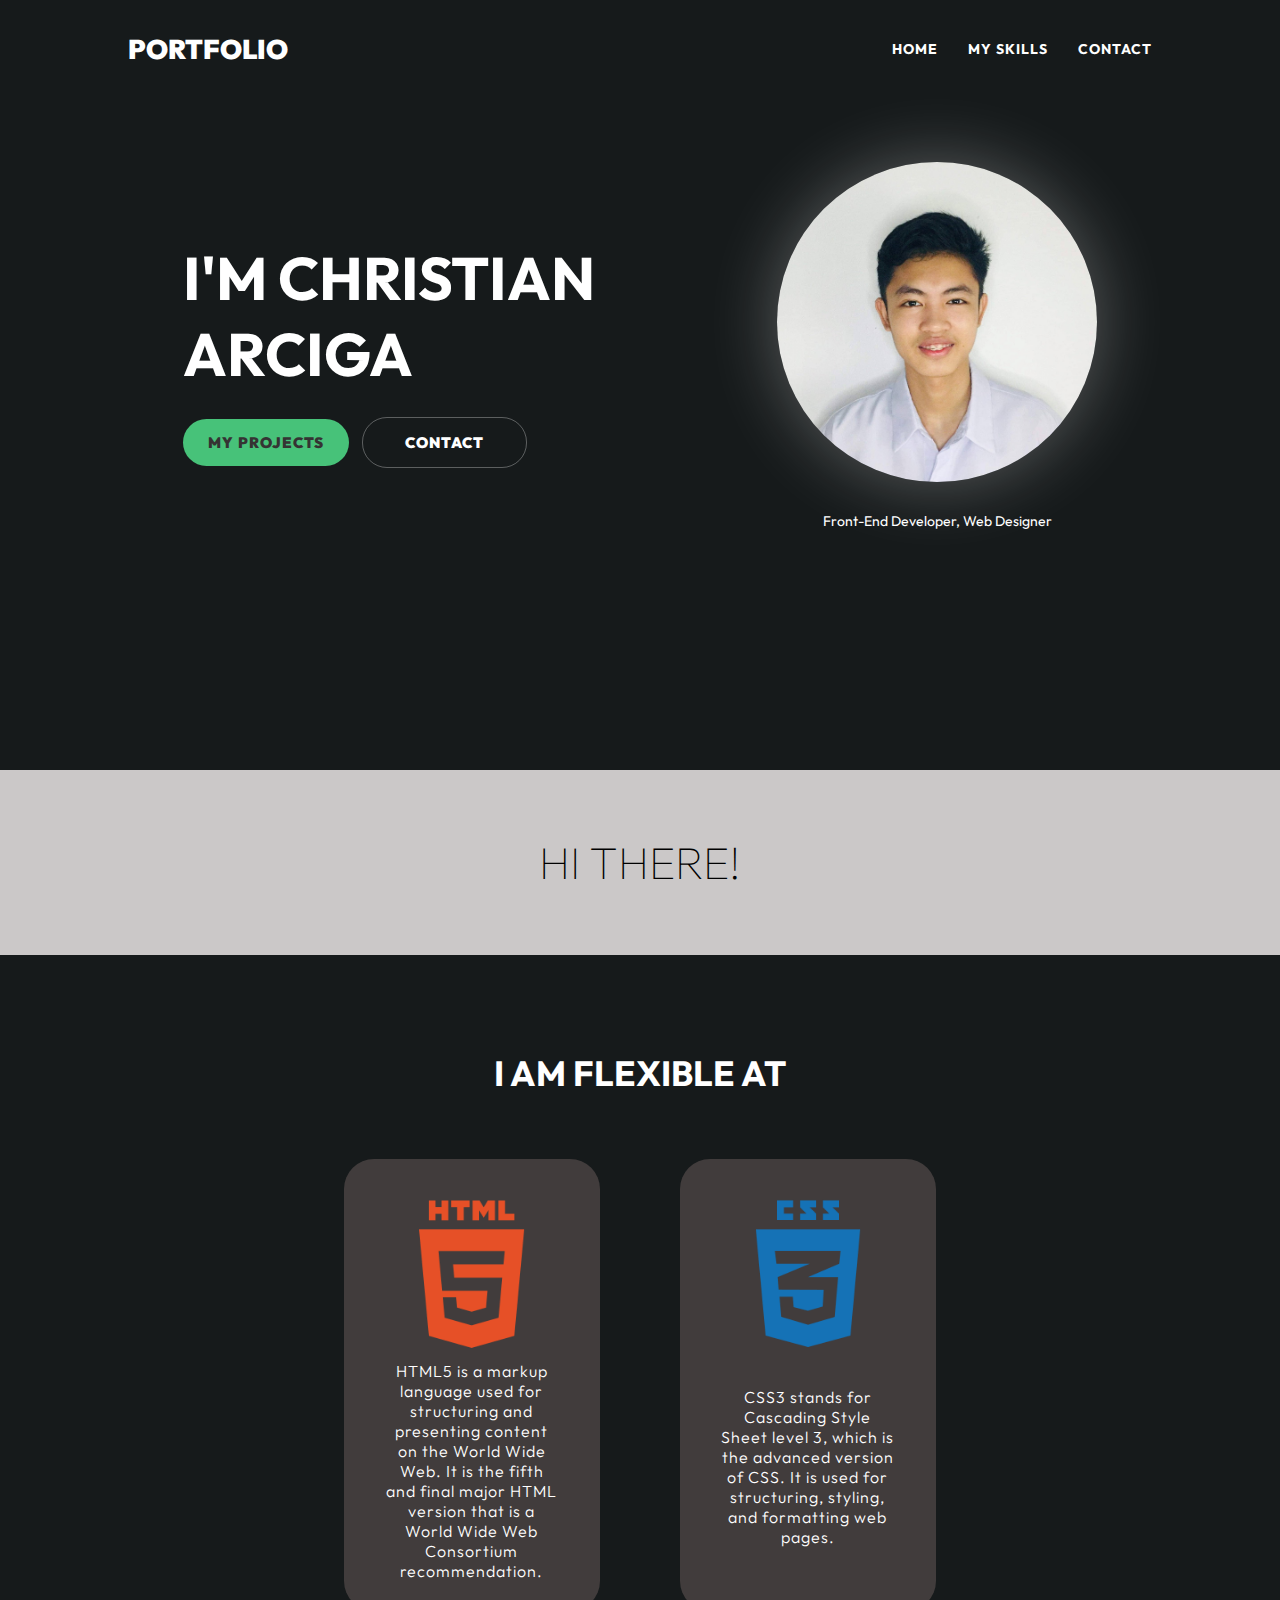
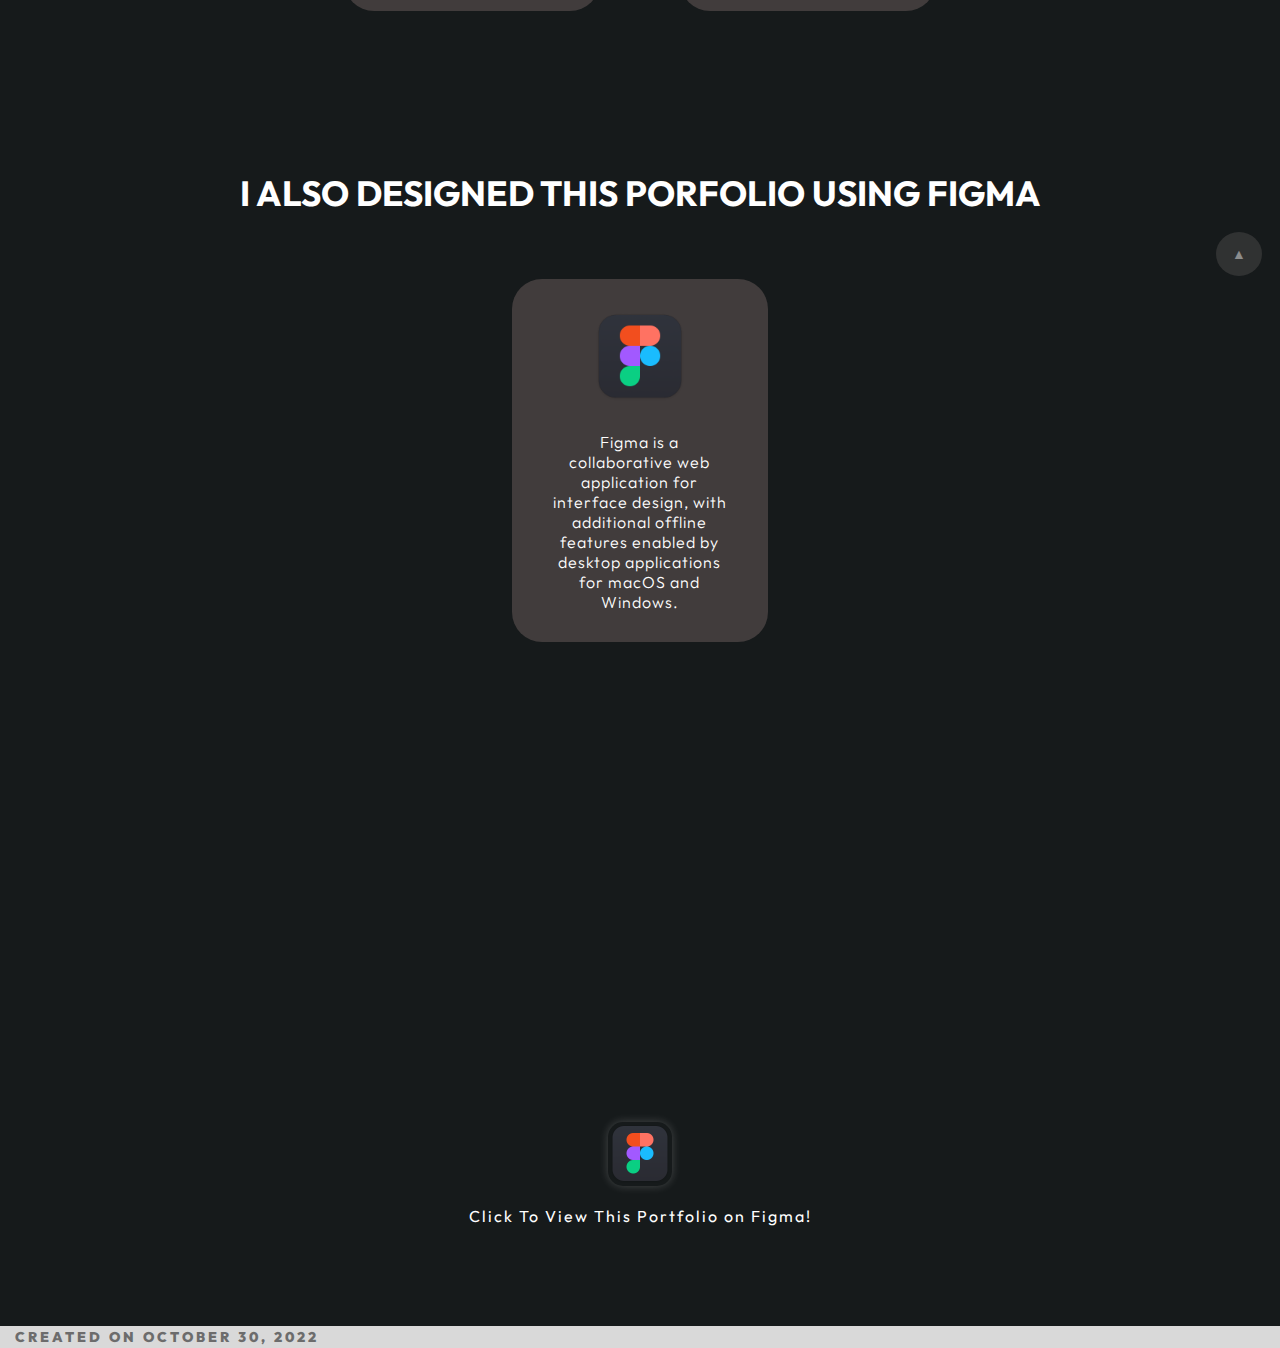
<file: index.html>
<!DOCTYPE html>
<html lang="en">
<head>
 <meta charset="UTF-8">
 <meta http-equiv="X-UA-Compatible" content="IE=edge">
 <meta name="viewport" content="width=device-width, initial-scale=1.0">
  <link rel="icon" href="images/profile.jpg">
 <title>Christian's Portfolio</title>
 <link rel="preconnect" href="https://fonts.googleapis.com">
 <link rel="preconnect" href="https://fonts.gstatic.com" crossorigin>
 <link href="https://fonts.googleapis.com/css2?family=Outfit:wght@200;300;400;600;700;900&display=swap" rel="stylesheet">
 <link rel="stylesheet" href="styles.css">
</head>
<body>
 <header class="navbar">
  <a href="index.html" class="logo">PORTFOLIO</a>
  <div class="navlinks" id="navLinks">
   <ul>
    <li><a href="index.html">HOME</a></li>
    <li><a href="#skills">MY SKILLS</a></li>
    <li><a href="contact.html">CONTACT</a></li>
   </ul>
  </div>
 </header>
 <div class="animation-area">
  <ul class="circle-area">
   <li></li>
   <li></li>
   <li></li>
   <li></li>
   <li></li>
   <li></li>
  </ul>
 </div>

 <main>
  <div class="hero">
   <h1>I'M CHRISTIAN <br> ARCIGA</h1>
   <br><br>
   <a href="projects.html" class="my-proj">MY PROJECTS</a>
   <a href="contact.html" class="contact">CONTACT</a>
  </div>
  <div class="hero-right">
  <img src="images/profile.jpg" class="profile">
  <span class="caption">Front-End Developer, Web Designer</span>
  </div>
 </main>
 <div class="greetings">
  <h1>HI THERE!</h1>
 </div>
 <section id="skills" class="skills">
  <h1>I AM FLEXIBLE AT</h1>
  <div class="html-and-css">
   <div class="html"><img src="images/html-logo.png">
   <span>HTML5 is a markup language used for structuring and presenting content on the World Wide Web. It is the fifth and final major HTML version that is a World Wide Web Consortium recommendation.</span></div>
   <div class="css"><img src="images/css-logo.png">
   <span>CSS3 stands for Cascading Style Sheet level 3, which is the advanced version of CSS. It is used for structuring, styling, and formatting web pages.</span>
   </div>
  </div>
  <div class="figma">
   <h1>I ALSO DESIGNED THIS PORFOLIO USING FIGMA</h1>
   <div>
    <img src="images/figmalogo.png">
    <span>Figma is a collaborative web application for interface design, with additional offline features enabled by desktop applications for macOS and Windows.</span>
   </div>
  </div>
 </section>
 <div class="figma-link">
  <a href="https://www.figma.com/file/FJX4u4Jc7dNxrOgUuz7LHd/FIRST-FIGMA-PROJECT?node-id=19%3A59" target="_blank"><img src="images/figmalogo.png"></a>
  <span>Click To View This Portfolio on Figma!</span>
 </div>
 <a href="#" class="top">▲</a>
 <footer><span>CREATED ON OCTOBER 30, 2022</span></footer>
</body>
</html>
</file>
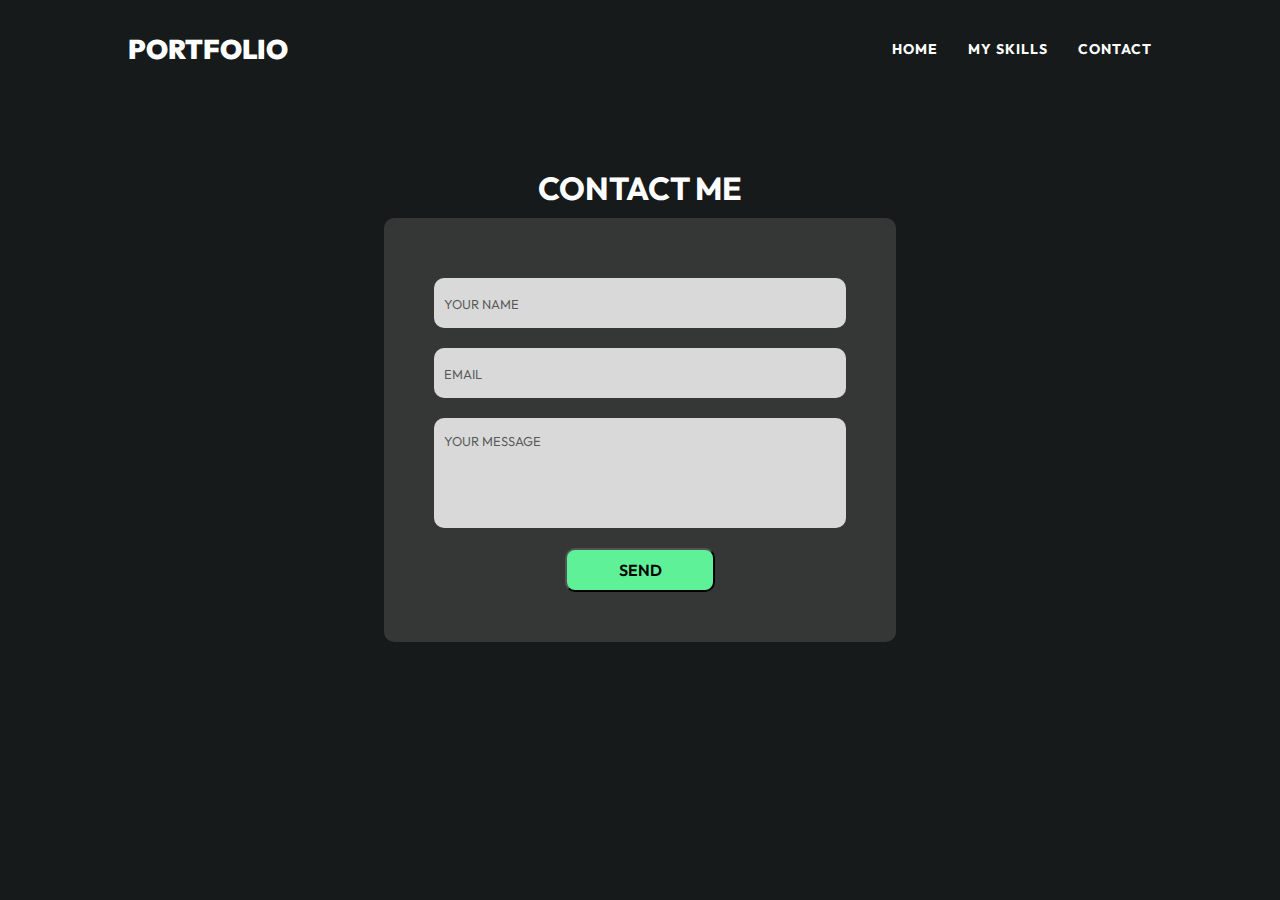
<file: contact.html>
<!DOCTYPE html>
<html lang="en">

<head>
 <meta charset="UTF-8">
 <meta http-equiv="X-UA-Compatible" content="IE=edge">
 <meta name="viewport" content="width=device-width, initial-scale=1.0">
 <link rel="icon" href="images/profile.jpg">
 <title>Christian's Projects</title>
 <link rel="preconnect" href="https://fonts.googleapis.com">
 <link rel="preconnect" href="https://fonts.gstatic.com" crossorigin>
 <link href="https://fonts.googleapis.com/css2?family=Outfit:wght@200;300;400;600;700;900&display=swap"
  rel="stylesheet">
 <link rel="stylesheet" href="styles.css">
</head>

<body>
 <header class="navbar">
  <a href="index.html" class="logo">PORTFOLIO</a>
  <div class="navlinks">
   <ul>
    <li><a href="index.html">HOME</a></li>
    <li><a href="index.html#skills">MY SKILLS</a></li>
    <li><a href="contact.html">CONTACT</a></li>
   </ul>
  </div>
 </header>
 
 <div class="contact-container">
  <div><h1>CONTACT ME</h1>
</div>
  <form action="https://formsubmit.co/fbb47d9c9618bc68f330adb88a7abe20" method="POST">
    <!-- honey pot -->
    <input type="text" name="_honey" style="display: none;">
    <!-- disable captcha -->
    <input type="hidden" name="_captcha" value="false">

    <input type="hidden" name="_next" value="https://hilarious-donut-74292f.netlify.app/success.html">

   <input type="text" name="Name" placeholder="YOUR NAME" required>
   <input type="email" name="Email" placeholder="EMAIL" required>
   <textarea id="message" name="Message" rows="4" placeholder="YOUR MESSAGE"></textarea>
   <button type="submit">SEND</button>
  </form>
 </div>






</html>
</file>
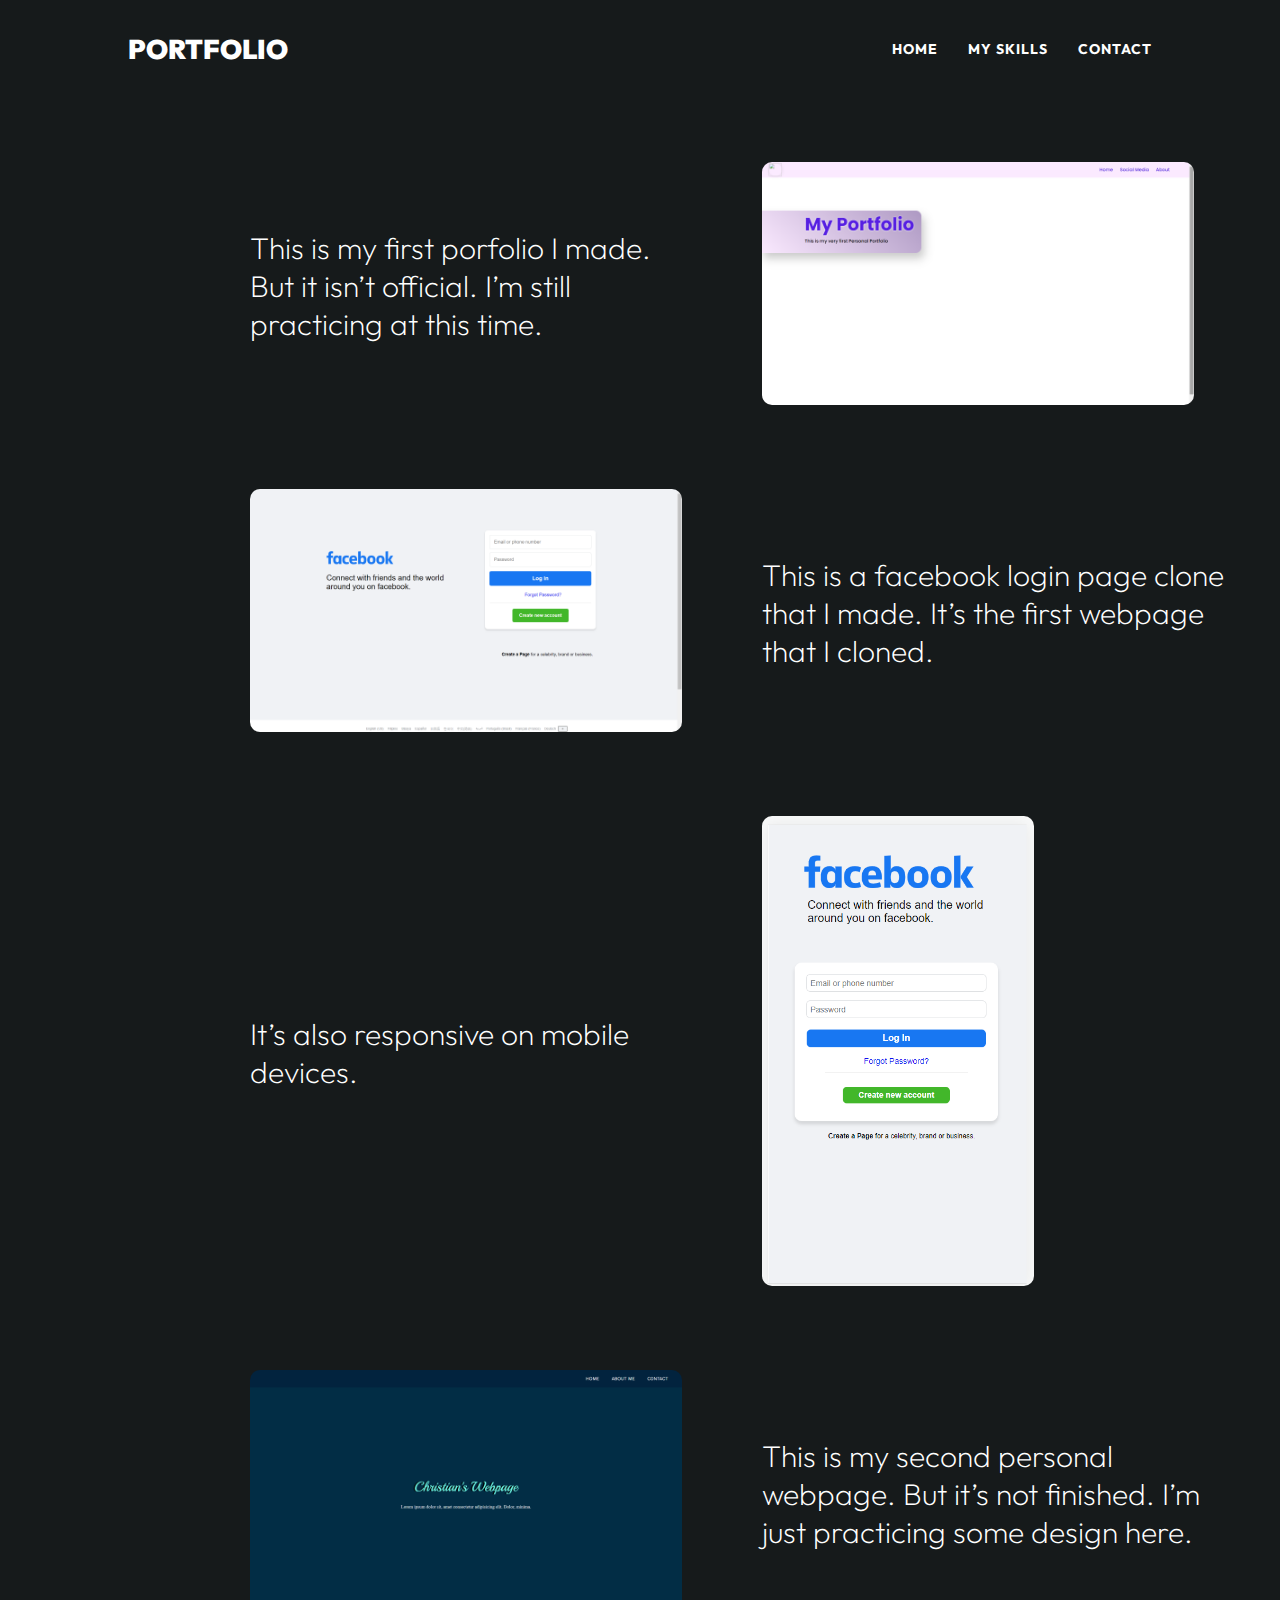
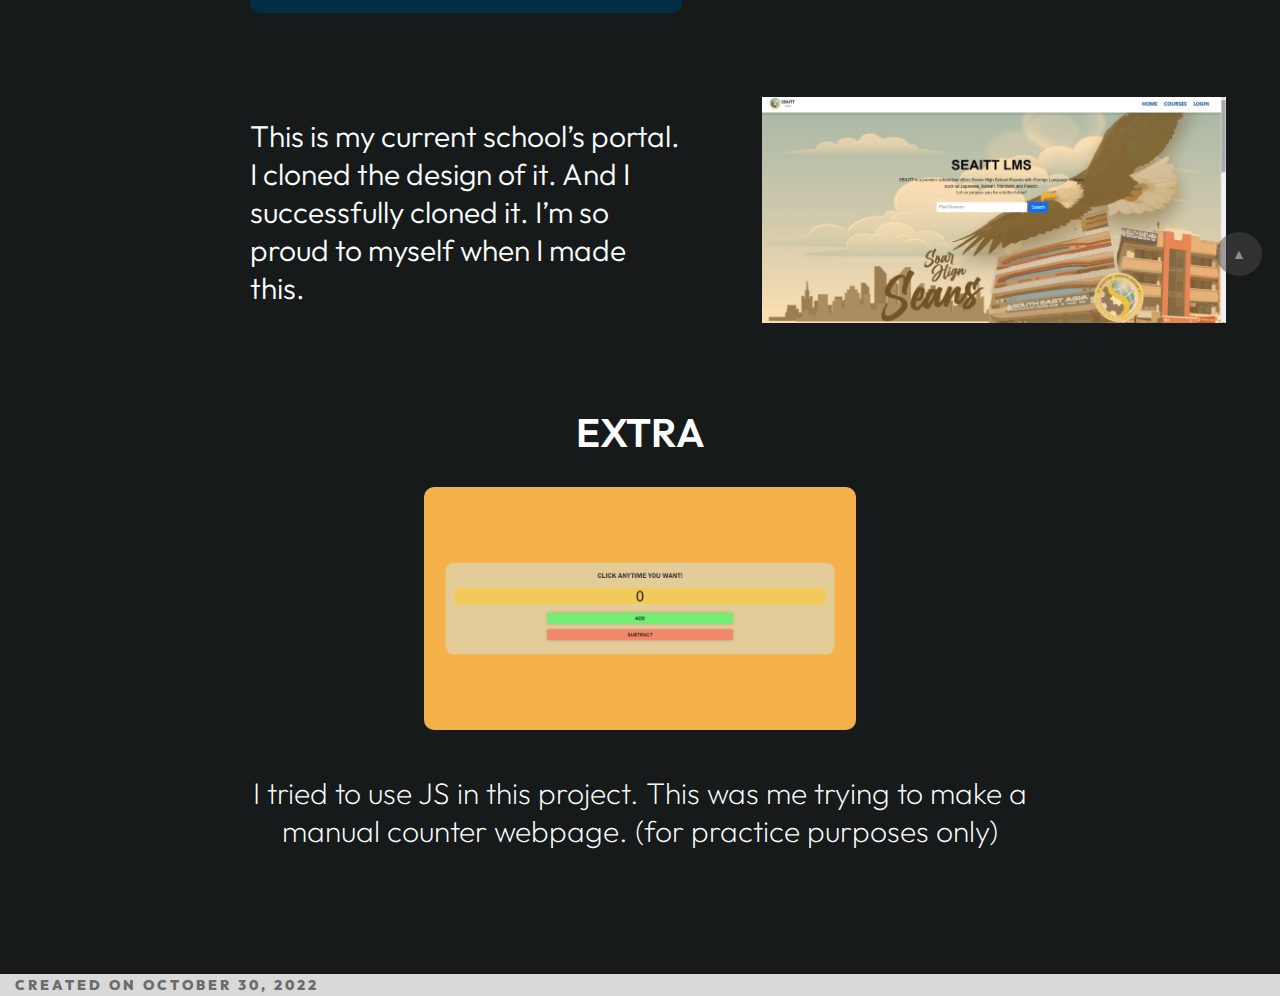
<file: projects.html>
<!DOCTYPE html>
<html lang="en">

<head>
 <meta charset="UTF-8">
 <meta http-equiv="X-UA-Compatible" content="IE=edge">
 <meta name="viewport" content="width=device-width, initial-scale=1.0"> 
 <link rel="icon" href="images/profile.jpg">
 <title>Christian's Projects</title>
 <link rel="preconnect" href="https://fonts.googleapis.com">
 <link rel="preconnect" href="https://fonts.gstatic.com" crossorigin>
 <link href="https://fonts.googleapis.com/css2?family=Outfit:wght@200;300;400;600;700;900&display=swap"
  rel="stylesheet">
 <link rel="stylesheet" href="styles.css">
</head>

<body>
 <header class="navbar">
  <a href="index.html" class="logo">PORTFOLIO</a>
  <div class="navlinks">
   <ul>
    <li><a href="index.html">HOME</a></li>
    <li><a href="index.html#skills">MY SKILLS</a></li>
    <li><a href="contact.html">CONTACT</a></li>
   </ul>
  </div>
 </header>
 
 <div class="container">
  <div class="column">
   <div class="firstportfolio-text"><span>This is my first porfolio I made. But it isn’t official. I’m still practicing at this time.</span></div>
   <div class="firstportfolio"><a href="https://astonishing-malabi-e288bf.netlify.app/" target="_blank"><img src="images/first-portfolio.png"></a></div>
   <div class="facebook"><a href="https://zippy-sable-12653c.netlify.app/" target="_blank"><img src="images/facebook-clone.png"></a></div>
   <div class="facebook-text"><span>This is a facebook login page clone that I made. It’s the first webpage that I cloned.</span></div>
   <div class="facebook-text"><span>It’s also responsive on mobile devices.</span></div>
   <div class="facebook-mobile"><a href="https://zippy-sable-12653c.netlify.app/" target="_blank"><img src="images/facebook-clone-mobile.png"></a></div>
   <div class="second-webpage"><a href="https://spectacular-pasca-e565a9.netlify.app/" target="_blank"><img src="images/second-webpage.png"></a></div>
   <div class="second-webpage-text"><span>This is my second personal webpage. But it’s not finished. I’m just practicing some design here.</span></div>
   <div class="seaitt-text"><span>This is my current school’s portal. I cloned the design of it. And I successfully cloned it. I’m so proud to myself when
   I made this.</span></div>
   <div class="seaitt"><a href="https://eclectic-granita-6e8637.netlify.app/" target="_blank" ><img src="images/seaitt-webpage.jpg"></a></div>
  </div>
  <div class="extra">
   <span>EXTRA</span>
   <a href="https://harmonious-beijinho-c8c079.netlify.app/" target="_blank"><img src="images/js-test.png"></a>
  </div>
  <div class="js-txt"><span>I tried to use JS in this project. This was me trying to make a manual counter webpage. (for practice purposes only)</span></div>
  </div>
 </div>
  <a href="#" class="top">▲</a>

 <footer><span>CREATED ON OCTOBER 30, 2022</span></footer>
</body>

</html>
</file>
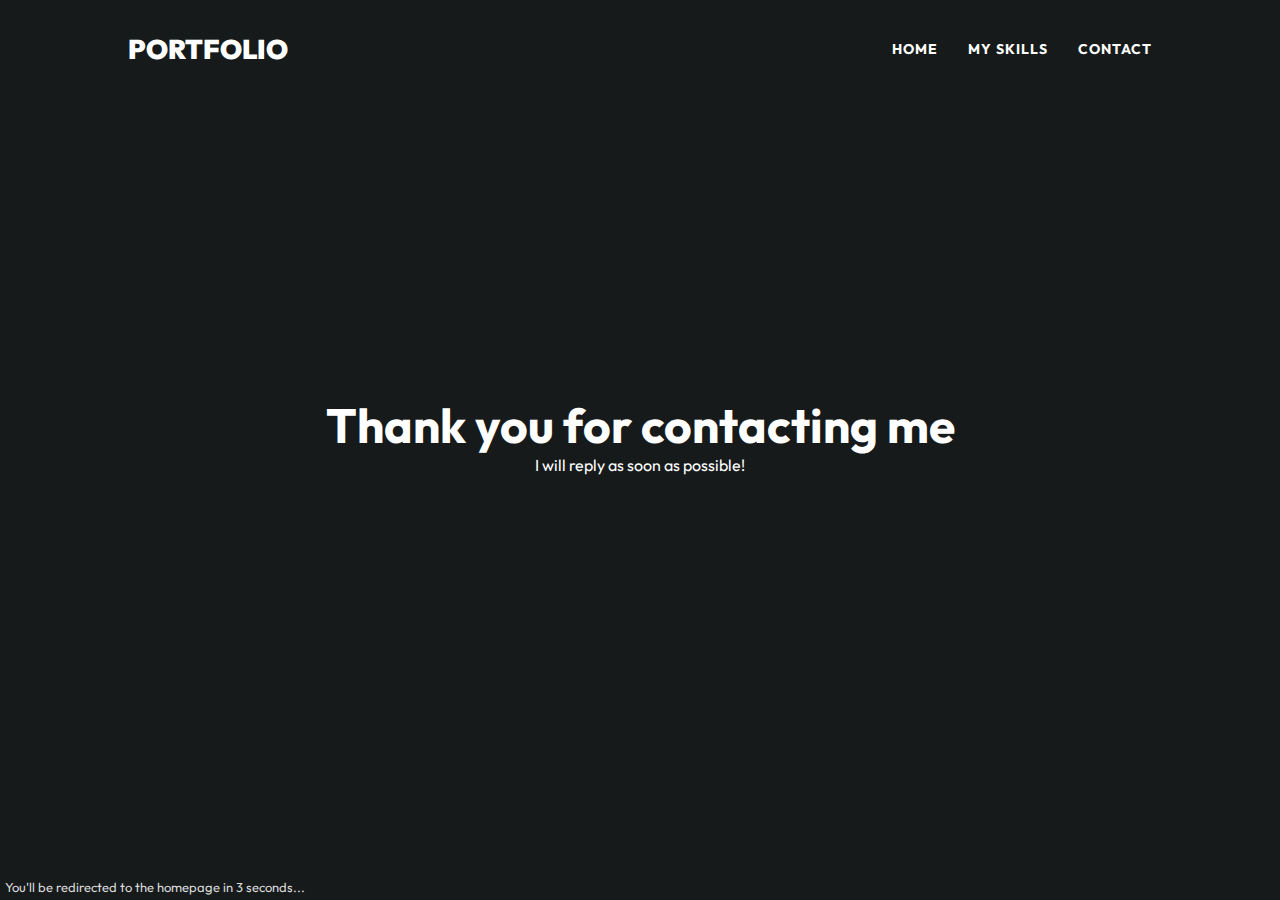
<file: success.html>
<!DOCTYPE html>
<html lang="en">

<head>
 <meta charset="UTF-8">
 <meta http-equiv="X-UA-Compatible" content="IE=edge">
 <meta name="viewport" content="width=device-width, initial-scale=1.0">
 <meta http-equiv="refresh" content="3; url=https://hilarious-donut-74292f.netlify.app">
 <link rel="icon" href="images/profile.jpg">
 <title>Christian's Projects</title>
 <link rel="preconnect" href="https://fonts.googleapis.com">
 <link rel="preconnect" href="https://fonts.gstatic.com" crossorigin>
 <link href="https://fonts.googleapis.com/css2?family=Outfit:wght@200;300;400;600;700;900&display=swap"
  rel="stylesheet">
 <link rel="stylesheet" href="styles.css">
</head>

<body>
 <header class="navbar">
  <a href="index.html" class="logo">PORTFOLIO</a>
  <div class="navlinks">
   <ul>
    <li><a href="index.html">HOME</a></li>
    <li><a href="index.html#skills">MY SKILLS</a></li>
    <li><a href="contact.html">CONTACT</a></li>
   </ul>
  </div>
 </header>

 <div class="thanks">
   <h1>Thank you for contacting me</h1>
   <p>I will reply as soon as possible!</p>
 </div>
 
  <span class="redirect">You'll be redirected to the homepage in 3 seconds...</span>






</html>
</file>
<file: styles.css>
* {
 margin: 0;
 padding: 0;
 font-family: 'Outfit', sans-serif;
 box-sizing: border-box;
 scroll-behavior: smooth;
}

.top {
 text-decoration: none;
 color: #fff;
 font-weight: 900;
 font-size: 14px;
 background: rgb(75, 74, 74);
 padding: 13px 16px;
 text-align: center;
 align-items: center;
 border-radius: 100%;
 position: sticky;
 bottom: 30px;
 left: 95vw;
 margin-top: 200vh;
 transition: .2s;
 opacity: .5;
}

.top:hover {
 background: #858282;
}




::-webkit-scrollbar {
 width: 5px;
}
::-webkit-scrollbar-thumb {
 background: rgba(194, 194, 194, 0.985);
}

::-webkit-scrollbar-thumb:hover {
 background: rgb(130, 130, 130);
}

::-webkit-scrollbar-track {
 background: rgba(255, 255, 255, 0.1);
}

body {
 background: #161A1B;
}

.circle-area {
 position: absolute;
 top: 0;
 left: 0;
 width: 100%;
 height: 100%;
 overflow: hidden;
 z-index: -2;
}

.circle-area li {
 position: absolute;
 display: block;
 list-style: none;
 border-radius: 35%;
 width: 25px;
 height: 25px;
 background: rgba(260, 260, 260, .1);
 animation: animate 20s linear infinite;
 bottom: -150px;
}

.circle-area li:nth-child(1) {
 left: 86%;
 width: 80px;
 height: 80px;
 animation-delay: 0s;
}

.circle-area li:nth-child(2) {
 left: 16%;
 width: 20px;
 height: 20px;
 animation-delay: 2.5s;
 animation-duration: 10s;
}

.circle-area li:nth-child(3) {
 left: 65%;
 width: 70px;
 height: 70px;
 animation-delay: 2.5s;
}

.circle-area li:nth-child(4) {
 left: 35%;
 width: 120px;
 height: 120px;
 animation-delay: 3s;
}

.circle-area li:nth-child(5) {
 left: 78%;
 width: 150px;
 height: 150px;
 animation-delay: 0s;
}

.circle-area li:nth-child(6) {
 left: 35%;
 width: 120px;
 height: 120px;
 animation-delay: 3s;
}

@keyframes animate {
 0% {
  transform: translateY(0) rotate(0deg);
  opacity: 1;
 }
 100% {
  transform: translateY(-800px) rotate(360deg);
  opacity: 0;
 }
}

.navbar {
 display: flex;
 align-items: center;
 justify-content: space-between;
 margin: 2rem 8rem;
}

.logo {
 color: #fff;
 font-size: 27px;
 font-weight: 900;
 text-decoration: none;
 transition: .3s
}

.logo:hover {
 color: rgb(206, 204, 204);
 letter-spacing: 5px;
}

.navlinks {
 color: #fff;
}

.navlinks ul {
 display: flex;
 list-style: none;
}

.navlinks ul li {
 margin-left: 30px;
 font-size: 14px;
 font-weight: 700;
 letter-spacing: 1px;
}

.navlinks a {
 text-decoration: none;
 color: #fff;
 transition: .3s
}

.navlinks ul li a:hover {
 color: rgb(206, 204, 204)
}

/* HERO!!! */

main {
 display: flex;
 justify-content: space-evenly;
 align-items: center;
 margin-top: 6rem;
}

main img {
 height: 20rem;
 border-radius: 50%;
 box-shadow: 0 0 70px rgba(260, 260, 260, .3);
}

main h1 {
 color: #fff;
 font-size: 60px;
}

main a {
 text-decoration: none;
 margin-right: 10px;
 letter-spacing: 1px;
}

.my-proj {
 color: #353333;
 background-color: #47C279;
 padding: 14px 25px;
 border-radius: 25px;
 font-size: 15px;
 font-weight: 900;
 transition: .3s
}

.my-proj:hover {
 background:rgb(23, 240, 110)
}

.contact {
 color: #fff;
 background-color: transparent;
 padding: 15px 42px;
 border-radius: 25px;
 font-size: 15px;
 font-weight: 900;
 border: solid 1px rgb(255, 255, 255, .3);
 transition: .2s;
}

.contact:hover {
 background-color: rgb(197, 195, 195);
 color: #353333
}

.hero-right {
 display: flex;
 flex-direction: column;
 align-items: center;
 color: #fff;
 font-weight: 400;
 font-size: 14px;
}

.caption {
 margin-top: 30px;
}


/* GREETINGS!!!  */

.greetings h1 {
 display: flex;
 justify-content: center;
 align-items: center;
 margin-top: 15rem;
 padding: 4rem;
 background: #CBC8C8;
 font-size: 45px;
 font-weight: lighter;
}

/* SKILLS!!! */

.skills {
 color: white;
 font-weight: 400;
 padding-bottom: 10rem;
 padding-top: 6rem
}



.skills h1 {
 display: flex;
 justify-content: center;
 margin-bottom: 4rem;
 font-size: 35px;
}

.html-and-css {
 display: flex;
 justify-content: center;
 gap: 5rem;
}

.html, .css {
 display: flex;
 flex-direction: column;
 background-color: #413C3C;
 padding: 30px;
 border-radius: 30px;
 width: 20%;
 align-items: center;
 text-align: center;
 font-size: 16px;
 font-weight: 300;
 letter-spacing: 1px;
}

.html-and-css img {
 width: 6.6rem;
}

.css span {
 margin-top: 1.7rem;
}

.html-and-css span {
 width: 90%;
}

.figma {
 margin-top: 10rem;
 display: flex;
 flex-direction: column;
 align-items: center;
}

.figma img {
 width: 6rem;
}

.figma div{
 display: flex;
 flex-direction: column;
 justify-content: center;
 background-color: #413C3C;
 padding: 30px;
 border-radius: 30px;
 width: 20%;
 height: auto;
 align-items: center;
 text-align: center;
 font-size: 16px;
 font-weight: 300;
 letter-spacing: 1px;
}

.figma span {
 margin-top: 1.7rem;
 width: 90%
}

/* FIGMA LINK!!! */

.figma-link {
 display: flex;
 flex-direction: column;
 align-items: center;
 margin-top: 20rem;
 margin-bottom: 5rem;
 color: #fff;
 letter-spacing: 2px;
}

.figma-link img {
 width: 4rem;
 border: none;
 box-shadow: 0 0 10px rgb(255, 255, 255, 0.2);
 border-radius: 15px;
}

.figma-link img:hover {
 border: 1px solid #413C3C
}

.figma-link span {
 margin-top: 1rem;
}


/* FOOTER!!! */

footer {
 display: flex;
 justify-content: flex-start;
 align-items: center;
 background-color: #D9D9D9;
}

footer span {
 color: rgb(0, 0, 0, .5);
 font-size: 14px;
 padding: 2px 15px;
 letter-spacing: 3px;
 font-weight: 900;
}


/* MY PROJECTS PAGE */



.column {
 display: grid;
 align-items: center;
 color: #fff;
 gap: 5rem;
 grid-template-columns: 1fr 1fr;
}

.firstportfolio-text {
 font-size: 30px;
 font-weight: 200;
}

.firstportfolio img {
 width: 27rem;
 border-radius: 10px;
}

.facebook img {
 width: 27rem;
 border-radius: 10px;
}

.facebook-mobile img {
 width: 17rem;
 border-radius: 10px;
}

.facebook-text {
 font-size: 30px;
 font-weight: 200;
}

.second-webpage img {
 width: 27rem;
 border-radius: 10px;
}

.second-webpage-text {
 font-size: 30px; 
 font-weight: 200;
}

.seaitt img {
 width: 29rem;
}

.seaitt-text {
 font-size: 30px;
 font-weight: 300;
}

.extra img {
 width: 27rem;
 border-radius: 10px;
}

.extra {
 display: flex;
 flex-direction: column;
 align-items: center;
 margin-top: 5rem;
 justify-content: center;
}

.js-txt {
 margin: 40px 0px;
 font-size: 30px;
 text-align: center;
 font-weight: 200;
 color: #fff;
}

.extra span {
 font-size: 40px;
 margin-bottom: 30px;
 color: #fff;
 font-weight: 600;
}

.container {
 padding: 64px 250px;
}

/* CONTACTS!!! */

.contact-container {
 display: flex;
 justify-content: center;
 flex-direction: column;
 align-items: center;
}

.contact-container h1 {
 margin: 70px 0 10px;
 color: #fff;

}

form {
 background: rgb(83, 83, 83, .5);
 display: flex;
 flex-direction: column;
 padding: 50px;
 width: 40%;
 max-width: 100%;
 border-radius: 10px;
}

form input, form textarea {
 border: none;
 margin: 10px 0;
 padding: 15px 10px;
 border-radius: 10px;
 background-color: #D9D9D9;
 font-size: 16px;
 resize: none;
 transition: .1s;
}

form input:focus, form textarea:focus {
 outline: 4px solid #575555
}

form ::placeholder {
 color: rgb(0, 0, 0, .6);
 font-size: 13px;
}

form button {
 background-color:rgb(94, 241, 152);
 border-radius: 10px;
 padding: 10px;
 margin: 10px auto 0;
 cursor: pointer;
 width: 150px;
 font-weight: 600;
 font-size: 16px;
 transition: .2s;
}

form button:hover {
 background: rgb(20, 233, 105);
}

/* SUCCESS HTML */
.thanks {
  position: absolute;
  top: 55%;
  left: 50%;
  transform: translate(-50%, -50%);
  width: 100%;
}

.thanks h1, p{
  color: #fff;
  text-align: center;
}

.thanks h1 {
  font-size: 3rem;
}

.redirect {
  color:#D9D9D9;
  font-size: 13px;
  position: absolute;
  bottom: 5px;
  left: 5px;
}

.thanks p {
  margin-bottom: 120px;
}



@media (max-width: 700px) {

 /* HOME PAGE */
  .skills h1 {
   font-size: 30px;
  }
  .html, .css {
   font-size: 13px;
   width: 90%;
  }
  
  .html-and-css {
   flex-direction: column;
   justify-content: center;
   align-items: center;
  }

  .html img, .css img {
   width: 40px;
  }

  .figma img {
   width: 55px;
  }

  .figma div {
   width: 90%;
  }
  
  .figma span {
   font-size: 13px;
  }

  .figma h1 {
   font-size: 20px;
   align-items: center;
   text-align: center;
   margin: 0 20px 20px; 
  }

  .figma-link span {
   font-size: 12px;
  }
  
  main img {
   height: 8rem;
  }
  main {
   display: flex;
   flex-direction: column-reverse;
   margin-top: 4rem;
 }

 .hero a {
  display: block;
  margin: 1rem auto;
  text-align: center;
 }

 .hero h1 {
  margin-bottom: .1rem;
 }

  main h1 {
   font-size: 30px;
   text-align: center;
   margin-top: 20px;
  }

  .caption {
   font-size: 12px;
  }
  .navbar {
   display: flex;
   align-items: center;
   margin: 2rem 2rem;
  }

  .navbar ul {
   display: flex;
  }

  .navbar ul li {
   font-size: 11px;
  }

  .navbar ul li:first-of-type {
   display: none;
  }

  .top {
   left: 100vw;
  }

  .my-proj {
   font-size: 13px;
  }

  .contact {
   padding: 15px 10px;
   font-size: 13px;
  }

  footer span {
   font-size: 10px;
  }

  .top {
   left: 85vw;
  }

  .logo {
   font-size: 20px;
  }

  /* CONTACT PAGE */

    .contact-container {
     display: flex;
     justify-content: center;
     flex-direction: column;
     align-items: center;
    }
  
    .contact-container h1 {
     margin: 70px 0 10px;
     color: #fff;
     font-size: 30px;
    }
  
    form {
     background: rgb(83, 83, 83, .5);
     display: flex;
     flex-direction: column;
     padding: 35px;
     width: 90%;
     max-width: 100%;
     border-radius: 10px;
    }
  
    form button {
     border-radius: 5px;
     width: 100%;
     font-weight: 600;
     font-size: 13px;
    }
  
   form input,
   form textarea {
    margin: 7px 0;
    padding: 10px 5px;
    border-radius: 5px;
    background-color: #D9D9D9;
    font-size: 14px;
    resize: none;
   }

   form ::placeholder {
    font-size: 11px;
   }
   

   /* CONTACTS PAGE */

   .column {
    display: grid;
    grid-template-columns: 1fr;
    justify-content: center;
    align-items: center;
   }

   .column img {
    width: 23rem;
    margin-bottom: 1rem;
   }

   .column span {
    display: none;
   }

   .js-txt {
    display: none;
   }

   .extra img {
    width: 24rem;
   }
   
   .extra span {
    display: none;
   }

  .container {
   padding: 40px 50px;
   display: grid;
   justify-content: center;
   align-items: center;
   text-align: center;
   }

   .thanks {
    top: 55%;
   }

   .thanks h1 {
    font-size: 1.5rem;
   }

   .thanks p {
    font-size: 12.5px;
   }

   .redirect {
    font-size: 10px;
   }
   
}
</file>
